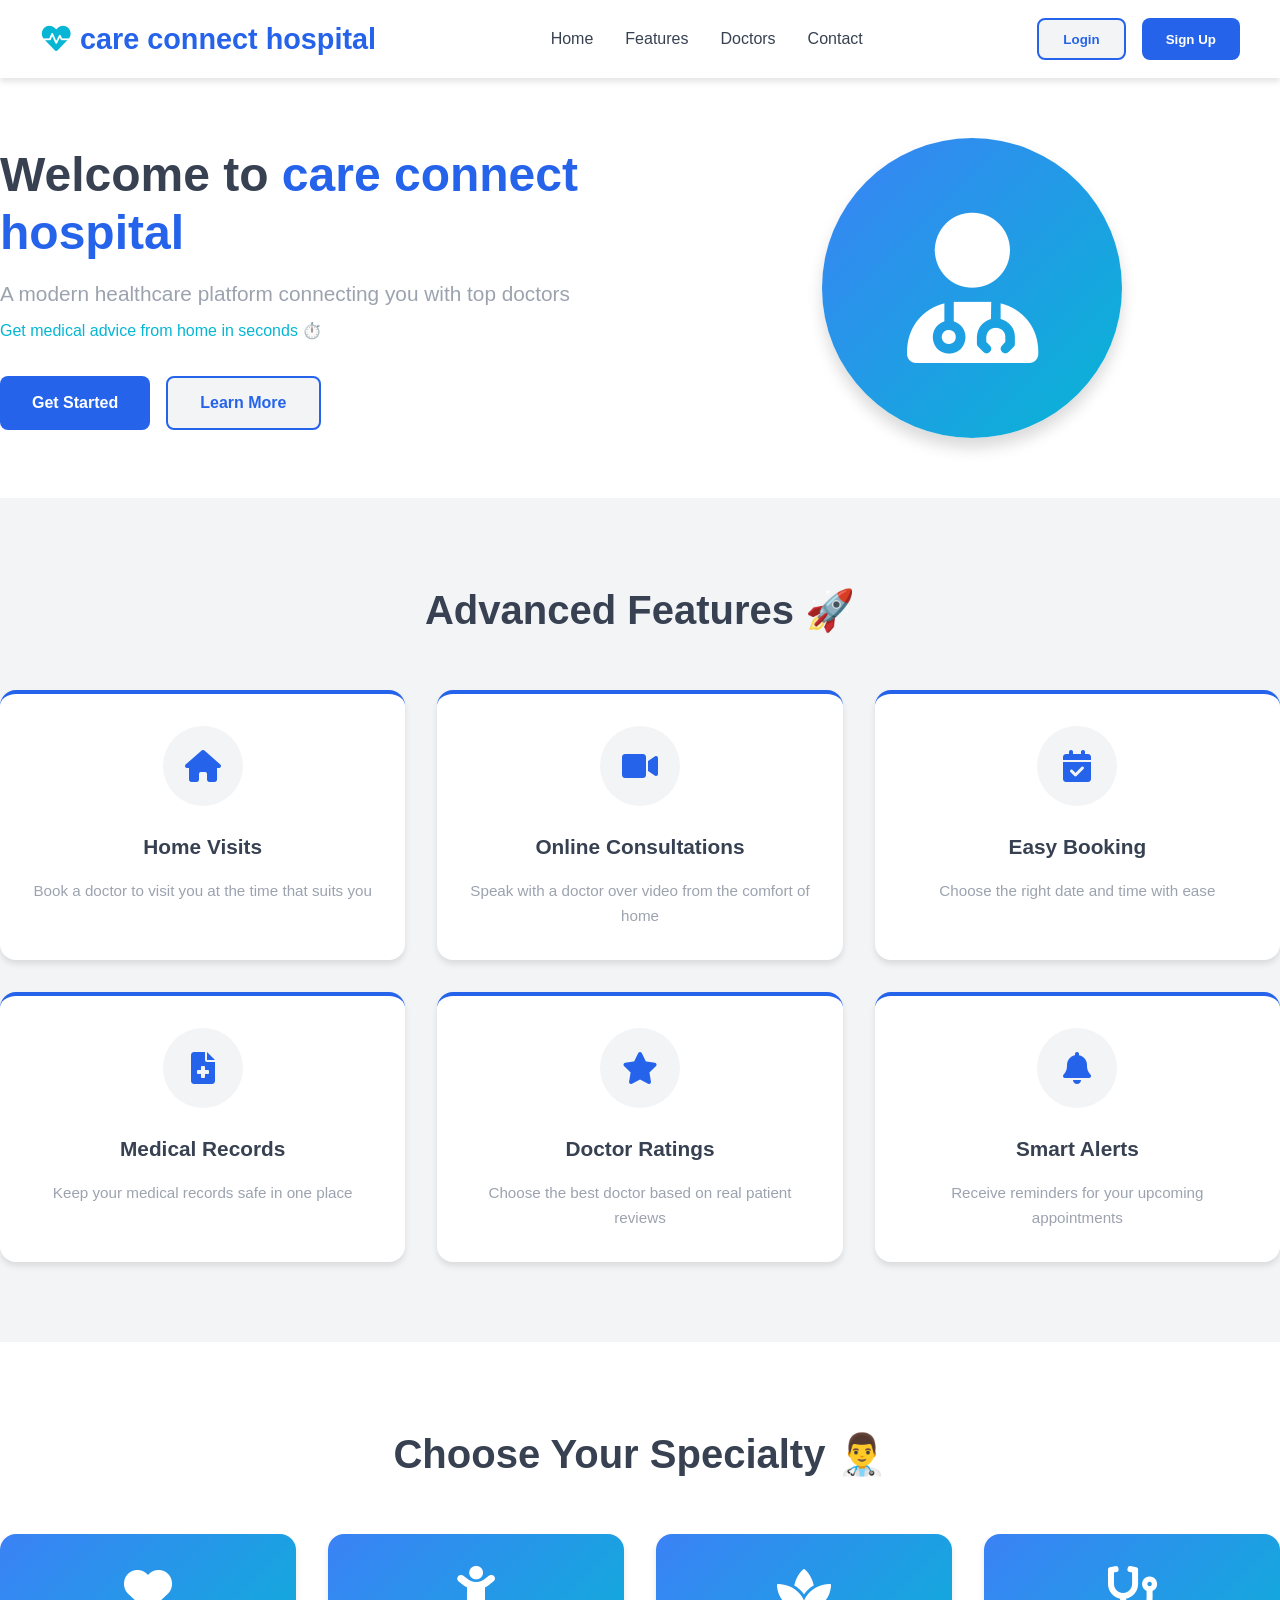
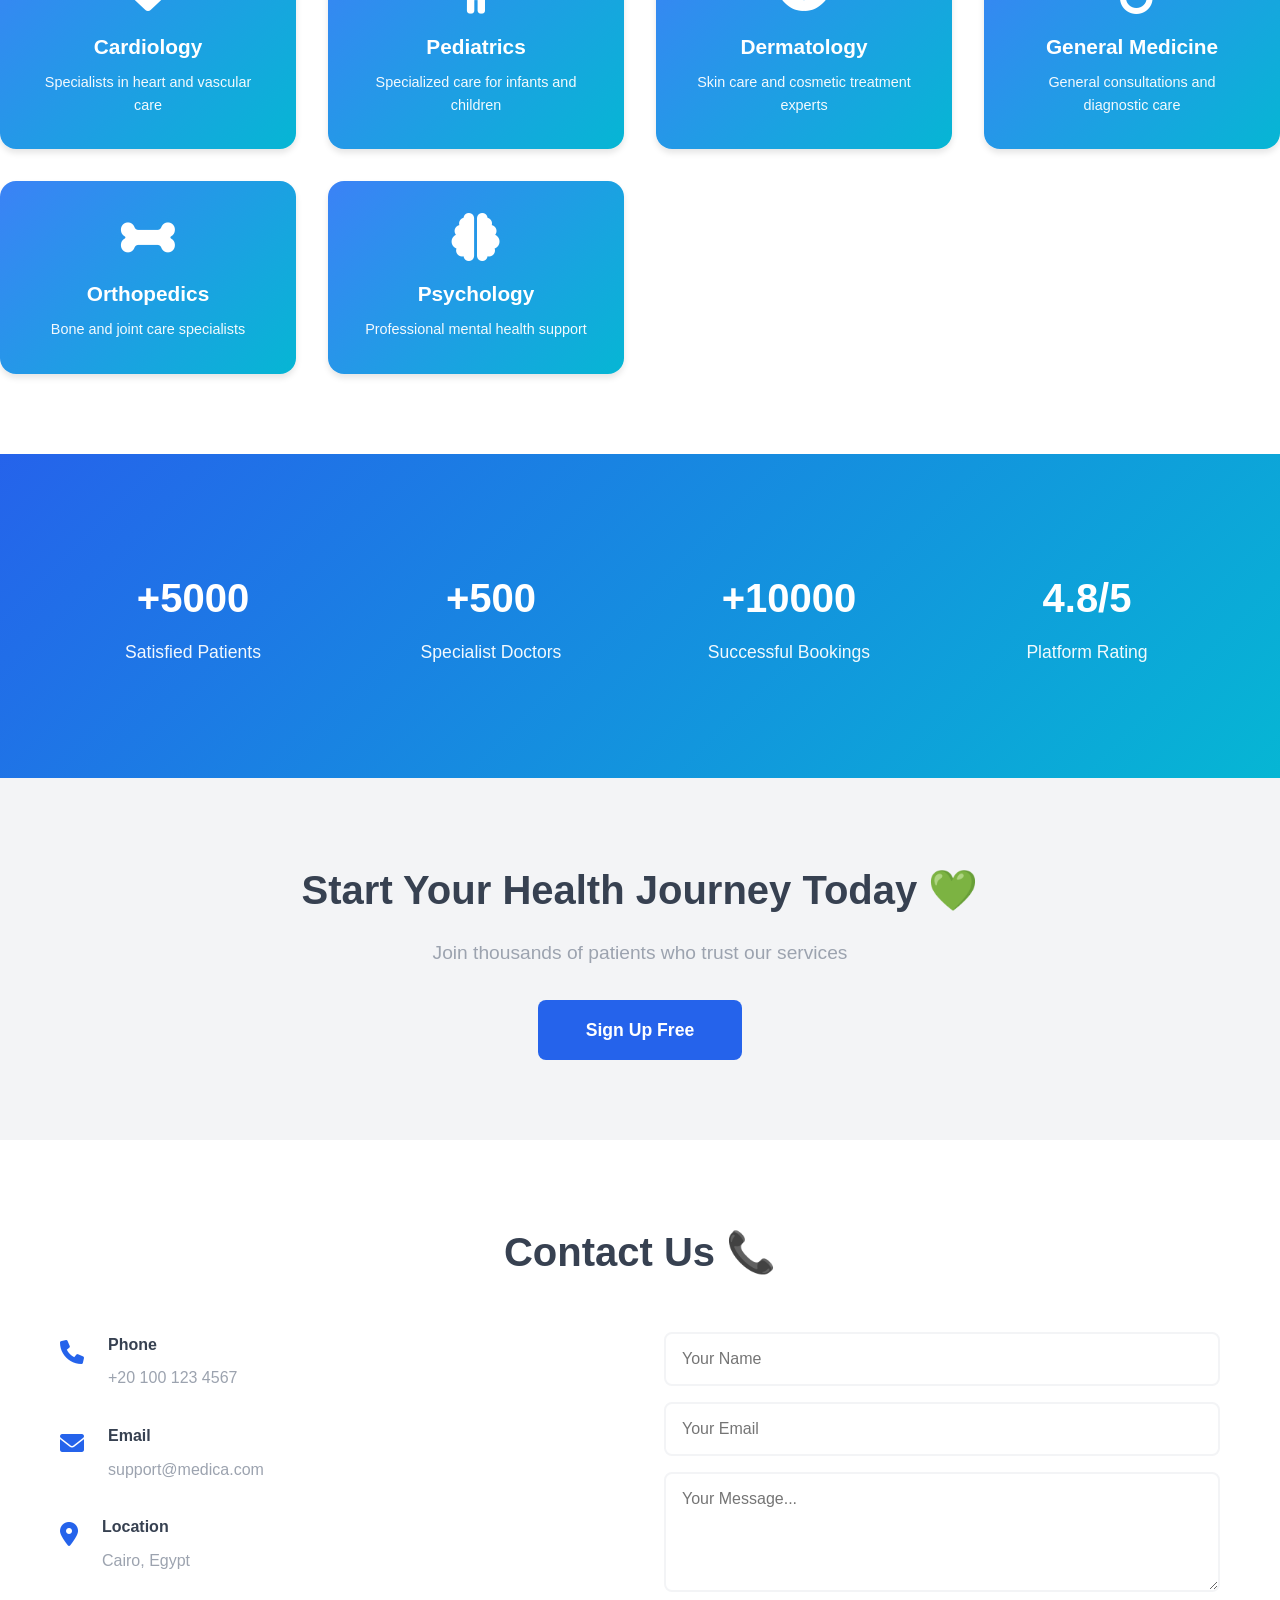
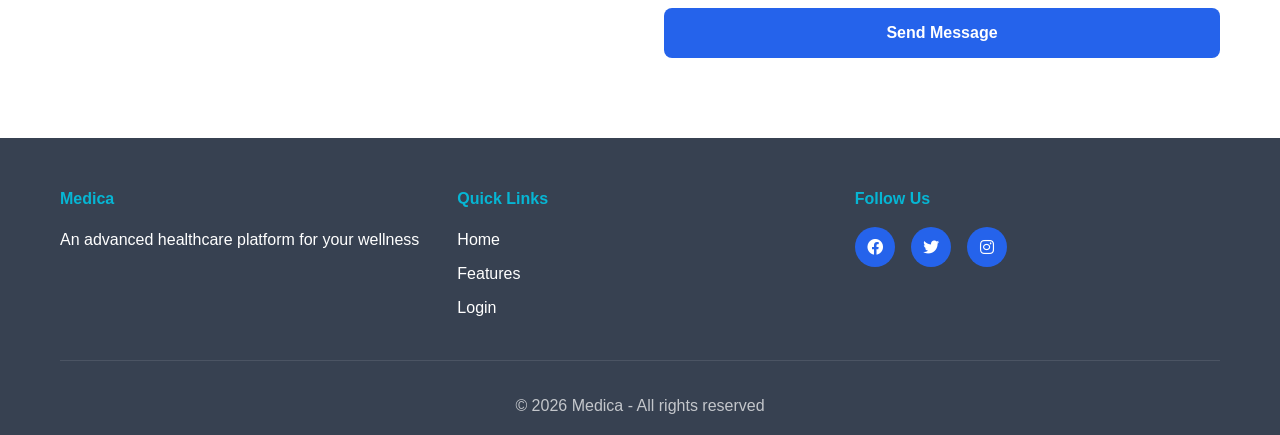
<file: index.html>
<!DOCTYPE html>
<html lang="en" dir="ltr">
<head>
    <meta charset="UTF-8">
    <meta name="viewport" content="width=device-width, initial-scale=1.0">
    <title>Medica - Advanced Healthcare Platform</title>
    <link rel="stylesheet" href="style.css">
    <link rel="stylesheet" href="https://cdnjs.cloudflare.com/ajax/libs/font-awesome/6.0.0/css/all.min.css">
</head>
<body>
    <!-- Navigation Bar -->
    <nav class="navbar">
        <div class="container navbar-container">
            <div class="logo">
                <i class="fas fa-heartbeat"></i> care connect hospital
            </div>
            <ul class="nav-links">
                <li><a href="#home">Home</a></li>
                <li><a href="#features">Features</a></li>
                <li><a href="#doctors">Doctors</a></li>
                <li><a href="#contact">Contact</a></li>
            </ul>
            <div class="nav-buttons">
                <button class="btn-login" onclick="window.location.href='login.html'">Login</button>
                <button class="btn-signup" onclick="window.location.href='signup.html'">Sign Up</button>
            </div>
            <div class="menu-toggle">
                <span></span>
                <span></span>
                <span></span>
            </div>
        </div>
    </nav>

    <!-- Hero Section -->
    <section class="hero" id="home">
        <div class="hero-content">
            <h1>Welcome to <span class="accent">care connect hospital</span></h1>
            <p>A modern healthcare platform connecting you with top doctors</p>
            <p class="subtitle">Get medical advice from home in seconds ⏱️</p>
            <div class="hero-buttons">
                <button class="btn-primary" onclick="window.location.href='signup.html'">Get Started</button>
                <button class="btn-secondary" onclick="scrollToSection('features')">Learn More</button>
            </div>
        </div>
        <div class="hero-image">
            <div class="doctor-illustration">
                <i class="fas fa-user-md"></i>
            </div>
        </div>
    </section>

    <!-- Features Section -->
    <section class="features" id="features">
        <h2>Advanced Features 🚀</h2>
        <div class="features-grid">
            <div class="feature-card">
                <div class="feature-icon">
                    <i class="fas fa-home"></i>
                </div>
                <h3>Home Visits</h3>
                <p>Book a doctor to visit you at the time that suits you</p>
            </div>

            <div class="feature-card">
                <div class="feature-icon">
                    <i class="fas fa-video"></i>
                </div>
                <h3>Online Consultations</h3>
                <p>Speak with a doctor over video from the comfort of home</p>
            </div>

            <div class="feature-card">
                <div class="feature-icon">
                    <i class="fas fa-calendar-check"></i>
                </div>
                <h3>Easy Booking</h3>
                <p>Choose the right date and time with ease</p>
            </div>

            <div class="feature-card">
                <div class="feature-icon">
                    <i class="fas fa-file-medical"></i>
                </div>
                <h3>Medical Records</h3>
                <p>Keep your medical records safe in one place</p>
            </div>

            <div class="feature-card">
                <div class="feature-icon">
                    <i class="fas fa-star"></i>
                </div>
                <h3>Doctor Ratings</h3>
                <p>Choose the best doctor based on real patient reviews</p>
            </div>

            <div class="feature-card">
                <div class="feature-icon">
                    <i class="fas fa-bell"></i>
                </div>
                <h3>Smart Alerts</h3>
                <p>Receive reminders for your upcoming appointments</p>
            </div>
        </div>
    </section>

    <!-- Doctors Section -->
    <section class="doctors" id="doctors">
        <h2>Choose Your Specialty 👨‍⚕️</h2>
        <div class="specialties-grid">
            <div class="specialty-card" onclick="window.location.href='doctors.html?specialty=cardiology'">
                <i class="fas fa-heart"></i>
                <h3>Cardiology</h3>
                <p>Specialists in heart and vascular care</p>
            </div>

            <div class="specialty-card" onclick="window.location.href='doctors.html?specialty=pediatrics'">
                <i class="fas fa-child"></i>
                <h3>Pediatrics</h3>
                <p>Specialized care for infants and children</p>
            </div>

            <div class="specialty-card" onclick="window.location.href='doctors.html?specialty=dermatology'">
                <i class="fas fa-spa"></i>
                <h3>Dermatology</h3>
                <p>Skin care and cosmetic treatment experts</p>
            </div>

            <div class="specialty-card" onclick="window.location.href='doctors.html?specialty=general'">
                <i class="fas fa-stethoscope"></i>
                <h3>General Medicine</h3>
                <p>General consultations and diagnostic care</p>
            </div>

            <div class="specialty-card" onclick="window.location.href='doctors.html?specialty=orthopedic'">
                <i class="fas fa-bone"></i>
                <h3>Orthopedics</h3>
                <p>Bone and joint care specialists</p>
            </div>

            <div class="specialty-card" onclick="window.location.href='doctors.html?specialty=psychology'">
                <i class="fas fa-brain"></i>
                <h3>Psychology</h3>
                <p>Professional mental health support</p>
            </div>
        </div>
    </section>

    <!-- Stats Section -->
    <section class="stats">
        <div class="container stats-grid">
            <div class="stat-card">
                <h3>+5000</h3>
                <p>Satisfied Patients</p>
            </div>
            <div class="stat-card">
                <h3>+500</h3>
                <p>Specialist Doctors</p>
            </div>
            <div class="stat-card">
                <h3>+10000</h3>
                <p>Successful Bookings</p>
            </div>
            <div class="stat-card">
                <h3>4.8/5</h3>
                <p>Platform Rating</p>
            </div>
        </div>
    </section>

    <!-- CTA Section -->
    <section class="cta">
        <h2>Start Your Health Journey Today 💚</h2>
        <p>Join thousands of patients who trust our services</p>
        <button class="btn-large" onclick="window.location.href='signup.html'">Sign Up Free</button>
    </section>

    <!-- Contact Section -->
    <section class="contact" id="contact">
        <div class="container">
            <h2>Contact Us 📞</h2>
            <div class="contact-content">
                <div class="contact-info">
                    <div class="info-item">
                        <i class="fas fa-phone"></i>
                        <div>
                            <h4>Phone</h4>
                            <p>+20 100 123 4567</p>
                        </div>
                    </div>
                    <div class="info-item">
                        <i class="fas fa-envelope"></i>
                        <div>
                            <h4>Email</h4>
                            <p>support@medica.com</p>
                        </div>
                    </div>
                    <div class="info-item">
                        <i class="fas fa-map-marker-alt"></i>
                        <div>
                            <h4>Location</h4>
                            <p>Cairo, Egypt</p>
                        </div>
                    </div>
                </div>
                <form class="contact-form">
                    <input type="text" placeholder="Your Name" required>
                    <input type="email" placeholder="Your Email" required>
                    <textarea placeholder="Your Message..." required></textarea>
                    <button type="submit" class="btn-primary">Send Message</button>
                </form>
            </div>
        </div>
    </section>

    <!-- Footer -->
    <footer class="footer">
        <div class="container">
            <div class="footer-content">
                <div class="footer-section">
                    <h4>Medica</h4>
                    <p>An advanced healthcare platform for your wellness</p>
                </div>
                <div class="footer-section">
                    <h4>Quick Links</h4>
                    <ul>
                        <li><a href="#home">Home</a></li>
                        <li><a href="#features">Features</a></li>
                        <li><a href="login.html">Login</a></li>
                    </ul>
                </div>
                <div class="footer-section">
                    <h4>Follow Us</h4>
                    <div class="social-links">
                        <a href="#"><i class="fab fa-facebook"></i></a>
                        <a href="#"><i class="fab fa-twitter"></i></a>
                        <a href="#"><i class="fab fa-instagram"></i></a>
                    </div>
                </div>
            </div>
            <div class="footer-bottom">
                <p>&copy; 2026 Medica - All rights reserved</p>
            </div>
        </div>
    </footer>

    <script src="script.js"></script>
</body>
</html>
</file>
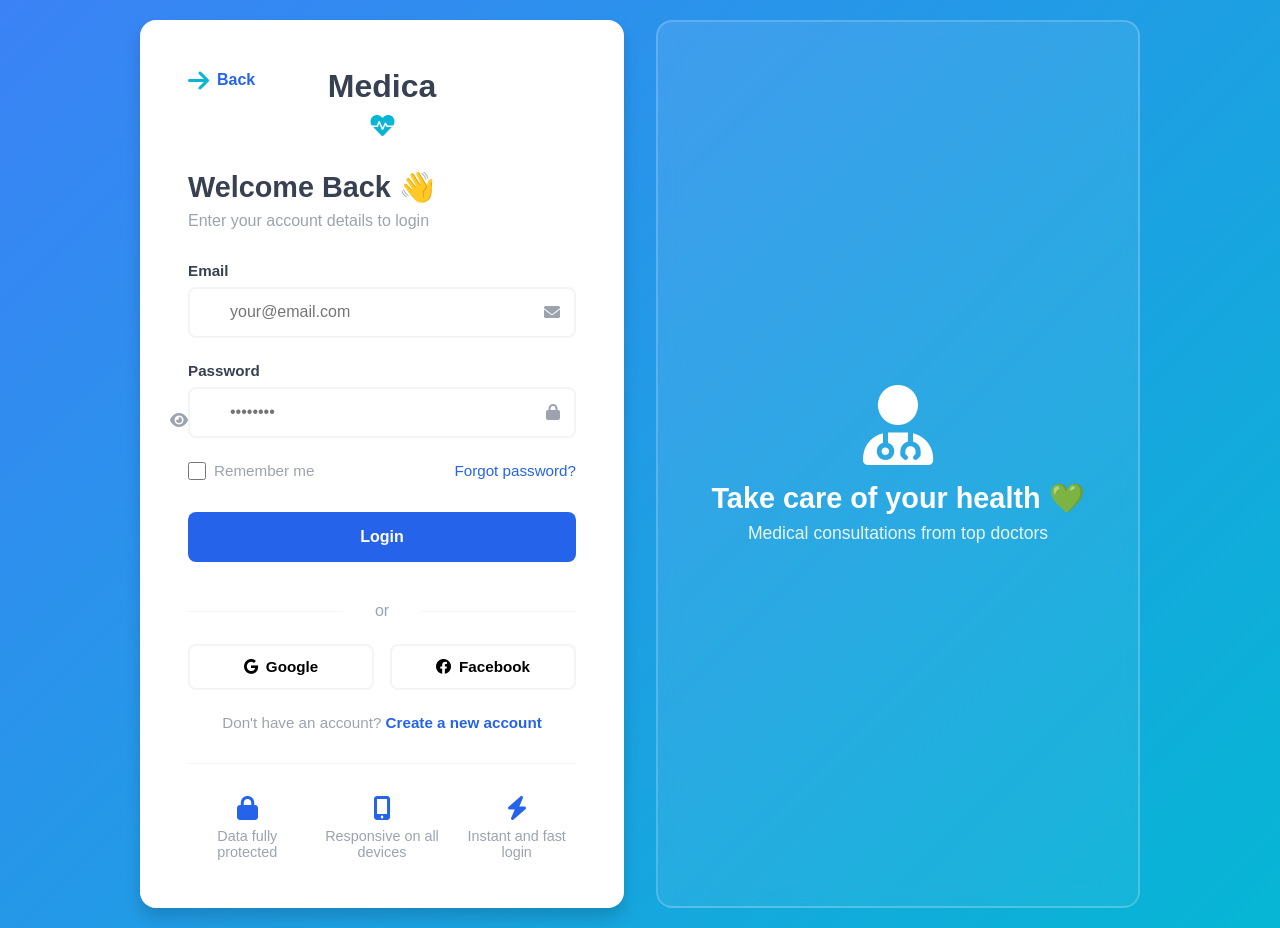
<file: login.html>
<!DOCTYPE html>
<html lang="en" dir="ltr">
<head>
    <meta charset="UTF-8">
    <meta name="viewport" content="width=device-width, initial-scale=1.0">
    <title>Login - Medica</title>
    <link rel="stylesheet" href="auth-style.css">
    <link rel="stylesheet" href="https://cdnjs.cloudflare.com/ajax/libs/font-awesome/6.0.0/css/all.min.css">
</head>
<body>
    <div class="auth-container">
        <div class="auth-card">
            <div class="auth-header">
                <a href="index.html" class="back-link">
                    <i class="fas fa-arrow-right"></i> Back
                </a>
                <h1>Medica</h1>
                <i class="fas fa-heartbeat"></i>
            </div>

            <form class="auth-form" id="loginForm">
                <h2>Welcome Back 👋</h2>
                <p>Enter your account details to login</p>

                <div class="form-group">
                    <label for="email">Email</label>
                    <div class="input-wrapper">
                        <i class="fas fa-envelope"></i>
                        <input 
                            type="email" 
                            id="email" 
                            placeholder="your@email.com" 
                            required
                        >
                    </div>
                </div>

                <div class="form-group">
                    <label for="password">Password</label>
                    <div class="input-wrapper">
                        <i class="fas fa-lock"></i>
                        <input 
                            type="password" 
                            id="password" 
                            placeholder="••••••••" 
                            required
                        >
                        <span class="toggle-password" onclick="togglePassword()">
                            <i class="fas fa-eye"></i>
                        </span>
                    </div>
                </div>

                <div class="form-options">
                    <label class="remember-me">
                        <input type="checkbox">
                        <span>Remember me</span>
                    </label>
                    <a href="#" class="forgot-password">Forgot password?</a>
                </div>

                <button type="submit" class="btn-login-submit">Login</button>

                <div class="divider">or</div>

                <div class="social-login">
                    <button type="button" class="social-btn google">
                        <i class="fab fa-google"></i> Google
                    </button>
                    <button type="button" class="social-btn facebook">
                        <i class="fab fa-facebook"></i> Facebook
                    </button>
                </div>

                <div class="auth-footer">
                    <p>Don&#39;t have an account? 
                        <a href="signup.html">Create a new account</a>
                    </p>
                </div>
            </form>

            <div class="auth-features">
                <div class="feature">
                    <i class="fas fa-lock"></i>
                    <p>Data fully protected</p>
                </div>
                <div class="feature">
                    <i class="fas fa-mobile-alt"></i>
                    <p>Responsive on all devices</p>
                </div>
                <div class="feature">
                    <i class="fas fa-bolt"></i>
                    <p>Instant and fast login</p>
                </div>
            </div>
        </div>

        <div class="auth-illustration">
            <div class="illustration-content">
                <i class="fas fa-user-md"></i>
                <h3>Take care of your health 💚</h3>
                <p>Medical consultations from top doctors</p>
            </div>
        </div>
    </div>

    <script src="auth-script.js"></script>
</body>
</html>
</file>
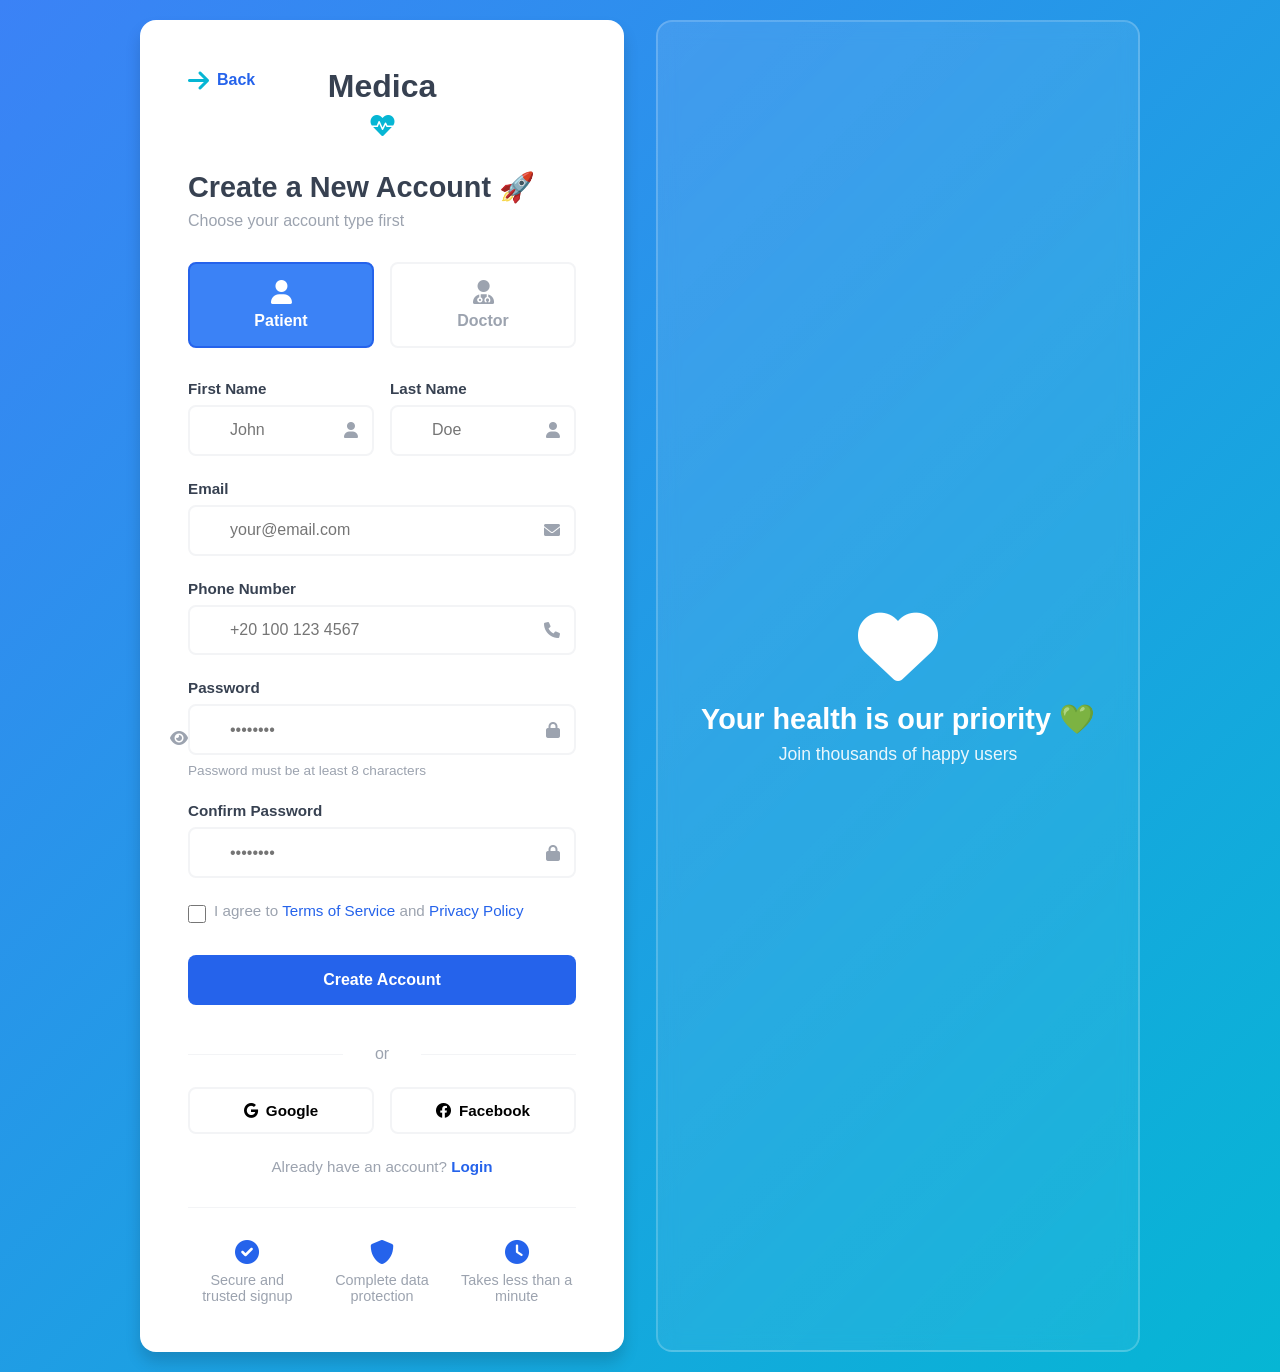
<file: signup.html>
<!DOCTYPE html>
<html lang="en" dir="ltr">
<head>
    <meta charset="UTF-8">
    <meta name="viewport" content="width=device-width, initial-scale=1.0">
    <title>Sign Up - Medica</title>
    <link rel="stylesheet" href="auth-style.css">
    <link rel="stylesheet" href="https://cdnjs.cloudflare.com/ajax/libs/font-awesome/6.0.0/css/all.min.css">
</head>
<body>
    <div class="auth-container">
        <div class="auth-card">
            <div class="auth-header">
                <a href="index.html" class="back-link">
                    <i class="fas fa-arrow-right"></i> Back
                </a>
                <h1>Medica</h1>
                <i class="fas fa-heartbeat"></i>
            </div>

            <form class="auth-form" id="signupForm">
                <h2>Create a New Account 🚀</h2>
                <p>Choose your account type first</p>

                <div class="role-selector">
                    <label class="role-option">
                        <input type="radio" name="role" value="patient" checked>
                        <span class="role-label">
                            <i class="fas fa-user"></i> Patient
                        </span>
                    </label>
                    <label class="role-option">
                        <input type="radio" name="role" value="doctor">
                        <span class="role-label">
                            <i class="fas fa-user-md"></i> Doctor
                        </span>
                    </label>
                </div>

                <div class="form-row">
                    <div class="form-group">
                        <label for="firstName">First Name</label>
                        <div class="input-wrapper">
                            <i class="fas fa-user"></i>
                            <input 
                                type="text" 
                                id="firstName" 
                                placeholder="John" 
                                required
                            >
                        </div>
                    </div>
                    <div class="form-group">
                        <label for="lastName">Last Name</label>
                        <div class="input-wrapper">
                            <i class="fas fa-user"></i>
                            <input 
                                type="text" 
                                id="lastName" 
                                placeholder="Doe" 
                                required
                            >
                        </div>
                    </div>
                </div>

                <div class="form-group">
                    <label for="signupEmail">Email</label>
                    <div class="input-wrapper">
                        <i class="fas fa-envelope"></i>
                        <input 
                            type="email" 
                            id="signupEmail" 
                            placeholder="your@email.com" 
                            required
                        >
                    </div>
                </div>

                <div class="form-group">
                    <label for="phone">Phone Number</label>
                    <div class="input-wrapper">
                        <i class="fas fa-phone"></i>
                        <input 
                            type="tel" 
                            id="phone" 
                            placeholder="+20 100 123 4567" 
                            required
                        >
                    </div>
                </div>

                <div class="form-group">
                    <label for="signupPassword">Password</label>
                    <div class="input-wrapper">
                        <i class="fas fa-lock"></i>
                        <input 
                            type="password" 
                            id="signupPassword" 
                            placeholder="••••••••" 
                            required
                        >
                        <span class="toggle-password" onclick="toggleSignupPassword()">
                            <i class="fas fa-eye"></i>
                        </span>
                    </div>
                    <small class="password-hint">Password must be at least 8 characters</small>
                </div>

                <div class="form-group">
                    <label for="confirmPassword">Confirm Password</label>
                    <div class="input-wrapper">
                        <i class="fas fa-lock"></i>
                        <input 
                            type="password" 
                            id="confirmPassword" 
                            placeholder="••••••••" 
                            required
                        >
                    </div>
                </div>

                <label class="terms-checkbox">
                    <input type="checkbox" required>
                    <span>I agree to 
                        <a href="#">Terms of Service</a> and
                        <a href="#">Privacy Policy</a>
                    </span>
                </label>

                <button type="submit" class="btn-login-submit">Create Account</button>

                <div class="divider">or</div>

                <div class="social-login">
                    <button type="button" class="social-btn google">
                        <i class="fab fa-google"></i> Google
                    </button>
                    <button type="button" class="social-btn facebook">
                        <i class="fab fa-facebook"></i> Facebook
                    </button>
                </div>

                <div class="auth-footer">
                    <p>Already have an account? 
                        <a href="login.html">Login</a>
                    </p>
                </div>
            </form>

            <div class="auth-features">
                <div class="feature">
                    <i class="fas fa-check-circle"></i>
                    <p>Secure and trusted signup</p>
                </div>
                <div class="feature">
                    <i class="fas fa-shield-alt"></i>
                    <p>Complete data protection</p>
                </div>
                <div class="feature">
                    <i class="fas fa-clock"></i>
                    <p>Takes less than a minute</p>
                </div>
            </div>
        </div>

        <div class="auth-illustration">
            <div class="illustration-content">
                <i class="fas fa-heart"></i>
                <h3>Your health is our priority 💚</h3>
                <p>Join thousands of happy users</p>
            </div>
        </div>
    </div>

    <script src="auth-script.js"></script>
</body>
</html>
</file>
<file: style.css>
* {
    margin: 0;
    padding: 0;
    box-sizing: border-box;
}

:root {
    --primary-blue: #2563eb;
    --light-blue: #3b82f6;
    --dark-blue: #1e40af;
    --accent-color: #06b6d4;
    --white: #ffffff;
    --light-gray: #f3f4f6;
    --gray: #9ca3af;
    --dark-gray: #374151;
    --success: #10b981;
    --shadow: 0 4px 6px rgba(0, 0, 0, 0.1);
    --shadow-lg: 0 10px 15px rgba(0, 0, 0, 0.15);
}

html {
    scroll-behavior: smooth;
}

body {
    font-family: 'Segoe UI', Tahoma, Geneva, Verdana, sans-serif;
    background-color: var(--white);
    color: var(--dark-gray);
    line-height: 1.6;
}

.container {
    max-width: 1200px;
    margin: 0 auto;
    padding: 0 20px;
}

/* Navigation Bar */
.navbar {
    background-color: var(--white);
    box-shadow: var(--shadow);
    position: sticky;
    top: 0;
    z-index: 100;
}

.navbar-container {
    display: flex;
    justify-content: space-between;
    align-items: center;
    padding: 1rem 0;
}

.logo {
    font-size: 1.8rem;
    font-weight: bold;
    color: var(--primary-blue);
    display: flex;
    align-items: center;
    gap: 0.5rem;
}

.logo i {
    color: var(--accent-color);
}

.nav-links {
    display: flex;
    list-style: none;
    gap: 2rem;
    flex: 1;
    justify-content: center;
}

.nav-links a {
    text-decoration: none;
    color: var(--dark-gray);
    font-weight: 500;
    transition: color 0.3s ease;
}

.nav-links a:hover {
    color: var(--primary-blue);
}

.nav-buttons {
    display: flex;
    gap: 1rem;
}

.btn-login, .btn-signup {
    padding: 0.7rem 1.5rem;
    border: none;
    border-radius: 0.5rem;
    cursor: pointer;
    font-weight: 600;
    transition: all 0.3s ease;
}

.btn-login {
    background-color: var(--light-gray);
    color: var(--primary-blue);
    border: 2px solid var(--primary-blue);
}

.btn-login:hover {
    background-color: var(--primary-blue);
    color: var(--white);
}

.btn-signup {
    background-color: var(--primary-blue);
    color: var(--white);
}

.btn-signup:hover {
    background-color: var(--dark-blue);
    transform: translateY(-2px);
}

.menu-toggle {
    display: none;
    flex-direction: column;
    cursor: pointer;
}

.menu-toggle span {
    width: 25px;
    height: 3px;
    background-color: var(--primary-blue);
    margin: 5px 0;
    transition: 0.3s;
}

/* Hero Section */
.hero {
    display: grid;
    grid-template-columns: 1fr 1fr;
    align-items: center;
    padding: 60px 0;
    gap: 3rem;
}

.hero-content h1 {
    font-size: 3rem;
    color: var(--dark-gray);
    margin-bottom: 1rem;
    line-height: 1.2;
}

.hero-content .accent {
    color: var(--primary-blue);
}

.hero-content > p:nth-of-type(1) {
    font-size: 1.3rem;
    color: var(--gray);
    margin-bottom: 0.5rem;
}

.hero-content .subtitle {
    font-size: 1rem;
    color: var(--accent-color);
    margin-bottom: 2rem;
}

.hero-buttons {
    display: flex;
    gap: 1rem;
}

.btn-primary, .btn-secondary {
    padding: 1rem 2rem;
    border: none;
    border-radius: 0.5rem;
    font-size: 1rem;
    font-weight: 600;
    cursor: pointer;
    transition: all 0.3s ease;
}

.btn-primary {
    background-color: var(--primary-blue);
    color: var(--white);
}

.btn-primary:hover {
    background-color: var(--dark-blue);
    transform: translateY(-3px);
    box-shadow: var(--shadow-lg);
}

.btn-secondary {
    background-color: var(--light-gray);
    color: var(--primary-blue);
    border: 2px solid var(--primary-blue);
}

.btn-secondary:hover {
    background-color: var(--primary-blue);
    color: var(--white);
}

.hero-image {
    display: flex;
    justify-content: center;
    align-items: center;
}

.doctor-illustration {
    width: 300px;
    height: 300px;
    background: linear-gradient(135deg, var(--light-blue), var(--accent-color));
    border-radius: 50%;
    display: flex;
    justify-content: center;
    align-items: center;
    font-size: 150px;
    color: var(--white);
    box-shadow: var(--shadow-lg);
    animation: float 3s ease-in-out infinite;
}

@keyframes float {
    0%, 100% {
        transform: translateY(0px);
    }
    50% {
        transform: translateY(-20px);
    }
}

/* Features Section */
.features {
    padding: 80px 0;
    background-color: var(--light-gray);
}

.features h2,
.doctors h2,
.stats h2 {
    text-align: center;
    font-size: 2.5rem;
    color: var(--dark-gray);
    margin-bottom: 3rem;
}

.features-grid {
    display: grid;
    grid-template-columns: repeat(auto-fit, minmax(300px, 1fr));
    gap: 2rem;
}

.feature-card {
    background-color: var(--white);
    padding: 2rem;
    border-radius: 1rem;
    text-align: center;
    box-shadow: var(--shadow);
    transition: all 0.3s ease;
    border-top: 4px solid var(--primary-blue);
}

.feature-card:hover {
    transform: translateY(-10px);
    box-shadow: var(--shadow-lg);
}

.feature-icon {
    width: 80px;
    height: 80px;
    margin: 0 auto 1.5rem;
    background-color: var(--light-gray);
    border-radius: 50%;
    display: flex;
    justify-content: center;
    align-items: center;
    font-size: 2rem;
    color: var(--primary-blue);
}

.feature-card h3 {
    font-size: 1.3rem;
    color: var(--dark-gray);
    margin-bottom: 1rem;
}

.feature-card p {
    color: var(--gray);
    font-size: 0.95rem;
}

/* Doctors Section */
.doctors {
    padding: 80px 0;
}

.specialties-grid {
    display: grid;
    grid-template-columns: repeat(auto-fit, minmax(250px, 1fr));
    gap: 2rem;
}

.specialty-card {
    background: linear-gradient(135deg, var(--light-blue), var(--accent-color));
    color: var(--white);
    padding: 2rem;
    border-radius: 1rem;
    text-align: center;
    cursor: pointer;
    transition: all 0.3s ease;
    box-shadow: var(--shadow);
}

.specialty-card:hover {
    transform: scale(1.05) translateY(-10px);
    box-shadow: var(--shadow-lg);
}

.specialty-card i {
    font-size: 3rem;
    margin-bottom: 1rem;
    display: block;
}

.specialty-card h3 {
    font-size: 1.3rem;
    margin-bottom: 0.5rem;
}

.specialty-card p {
    font-size: 0.9rem;
    opacity: 0.95;
}

/* Stats Section */
.stats {
    padding: 80px 0;
    background: linear-gradient(135deg, var(--primary-blue), var(--accent-color));
    color: var(--white);
}

.stats-grid {
    display: grid;
    grid-template-columns: repeat(auto-fit, minmax(200px, 1fr));
    gap: 2rem;
}

.stat-card {
    text-align: center;
    padding: 2rem;
}

.stat-card h3 {
    font-size: 2.5rem;
    margin-bottom: 0.5rem;
    font-weight: bold;
}

.stat-card p {
    font-size: 1.1rem;
    opacity: 0.95;
}

/* CTA Section */
.cta {
    padding: 80px 0;
    background-color: var(--light-gray);
    text-align: center;
}

.cta h2 {
    font-size: 2.5rem;
    color: var(--dark-gray);
    margin-bottom: 1rem;
}

.cta p {
    font-size: 1.2rem;
    color: var(--gray);
    margin-bottom: 2rem;
}

.btn-large {
    padding: 1.2rem 3rem;
    background-color: var(--primary-blue);
    color: var(--white);
    border: none;
    border-radius: 0.5rem;
    font-size: 1.1rem;
    font-weight: 600;
    cursor: pointer;
    transition: all 0.3s ease;
}

.btn-large:hover {
    background-color: var(--dark-blue);
    transform: translateY(-3px);
    box-shadow: var(--shadow-lg);
}

/* Contact Section */
.contact {
    padding: 80px 0;
}

.contact h2 {
    text-align: center;
    font-size: 2.5rem;
    margin-bottom: 3rem;
}

.contact-content {
    display: grid;
    grid-template-columns: 1fr 1fr;
    gap: 3rem;
}

.contact-info {
    display: flex;
    flex-direction: column;
    gap: 2rem;
}

.info-item {
    display: flex;
    gap: 1.5rem;
    align-items: flex-start;
}

.info-item i {
    font-size: 1.5rem;
    color: var(--primary-blue);
    margin-top: 0.5rem;
}

.info-item h4 {
    color: var(--dark-gray);
    margin-bottom: 0.5rem;
}

.info-item p {
    color: var(--gray);
}

.contact-form {
    display: flex;
    flex-direction: column;
    gap: 1rem;
}

.contact-form input,
.contact-form textarea {
    padding: 1rem;
    border: 2px solid var(--light-gray);
    border-radius: 0.5rem;
    font-family: inherit;
    font-size: 1rem;
    transition: border-color 0.3s ease;
}

.contact-form input:focus,
.contact-form textarea:focus {
    outline: none;
    border-color: var(--primary-blue);
}

.contact-form textarea {
    resize: vertical;
    min-height: 120px;
}

/* Footer */
.footer {
    background-color: var(--dark-gray);
    color: var(--white);
    padding: 3rem 0 1rem;
}

.footer-content {
    display: grid;
    grid-template-columns: repeat(auto-fit, minmax(250px, 1fr));
    gap: 2rem;
    margin-bottom: 2rem;
}

.footer-section h4 {
    margin-bottom: 1rem;
    color: var(--accent-color);
}

.footer-section ul {
    list-style: none;
}

.footer-section ul li {
    margin-bottom: 0.5rem;
}

.footer-section a {
    color: var(--white);
    text-decoration: none;
    transition: color 0.3s ease;
}

.footer-section a:hover {
    color: var(--accent-color);
}

.social-links {
    display: flex;
    gap: 1rem;
}

.social-links a {
    display: inline-flex;
    justify-content: center;
    align-items: center;
    width: 40px;
    height: 40px;
    background-color: var(--primary-blue);
    border-radius: 50%;
    transition: all 0.3s ease;
}

.social-links a:hover {
    background-color: var(--accent-color);
    transform: translateY(-3px);
}

.footer-bottom {
    text-align: center;
    padding-top: 2rem;
    border-top: 1px solid rgba(255, 255, 255, 0.1);
    color: rgba(255, 255, 255, 0.7);
}

/* Responsive Design */
@media (max-width: 768px) {
    .hero {
        grid-template-columns: 1fr;
    }

    .hero-content h1 {
        font-size: 2rem;
    }

    .doctor-illustration {
        width: 200px;
        height: 200px;
        font-size: 100px;
    }

    .nav-links {
        gap: 1rem;
        font-size: 0.9rem;
    }

    .features h2,
    .doctors h2 {
        font-size: 2rem;
    }

    .features-grid,
    .specialties-grid {
        grid-template-columns: 1fr;
    }

    .hero-buttons {
        flex-direction: column;
    }

    .contact-content {
        grid-template-columns: 1fr;
    }

    .menu-toggle {
        display: flex;
    }

    .nav-links {
        position: absolute;
        top: 70px;
        left: 0;
        right: 0;
        background-color: var(--white);
        flex-direction: column;
        gap: 0;
        box-shadow: var(--shadow);
        display: none;
        padding: 1rem 0;
    }

    .nav-links.active {
        display: flex;
    }

    .nav-links a {
        padding: 1rem;
        border-bottom: 1px solid var(--light-gray);
    }

    .stats-grid {
        grid-template-columns: 1fr 1fr;
    }
}

@media (max-width: 480px) {
    .navbar-container {
        flex-wrap: wrap;
    }

    .nav-buttons {
        width: 100%;
        justify-content: space-between;
        margin-top: 1rem;
    }

    .hero-content h1 {
        font-size: 1.5rem;
    }

    .features h2,
    .doctors h2,
    .cta h2 {
        font-size: 1.5rem;
    }

    .stats-grid {
        grid-template-columns: 1fr;
    }

    .hero-buttons {
        flex-direction: column;
    }

    .btn-primary,
    .btn-secondary,
    .btn-login,
    .btn-signup {
        width: 100%;
    }
}
</file>
<file: auth-style.css>
/* Auth Pages Styling */

:root {
    --primary-blue: #2563eb;
    --light-blue: #3b82f6;
    --dark-blue: #1e40af;
    --accent-color: #06b6d4;
    --white: #ffffff;
    --light-gray: #f3f4f6;
    --gray: #9ca3af;
    --dark-gray: #374151;
    --success: #10b981;
    --error: #ef4444;
    --shadow: 0 4px 6px rgba(0, 0, 0, 0.1);
    --shadow-lg: 0 10px 15px rgba(0, 0, 0, 0.15);
}

* {
    margin: 0;
    padding: 0;
    box-sizing: border-box;
}

body {
    font-family: 'Segoe UI', Tahoma, Geneva, Verdana, sans-serif;
    background: linear-gradient(135deg, var(--light-blue), var(--accent-color));
    min-height: 100vh;
    display: flex;
    align-items: center;
    justify-content: center;
    padding: 20px;
}

.auth-container {
    display: grid;
    grid-template-columns: 1fr 1fr;
    gap: 2rem;
    max-width: 1000px;
    width: 100%;
}

/* Auth Card */
.auth-card {
    background-color: var(--white);
    border-radius: 1rem;
    padding: 3rem;
    box-shadow: var(--shadow-lg);
    animation: slideInRight 0.5s ease forwards;
}

@keyframes slideInRight {
    from {
        opacity: 0;
        transform: translateX(30px);
    }
    to {
        opacity: 1;
        transform: translateX(0);
    }
}

.auth-header {
    text-align: center;
    margin-bottom: 2rem;
    position: relative;
}

.back-link {
    position: absolute;
    left: 0;
    top: 0;
    color: var(--primary-blue);
    text-decoration: none;
    display: flex;
    align-items: center;
    gap: 0.5rem;
    transition: all 0.3s ease;
    font-weight: 600;
}

.back-link:hover {
    gap: 1rem;
    color: var(--dark-blue);
}

.auth-header h1 {
    font-size: 2rem;
    color: var(--dark-gray);
    margin-bottom: 0.5rem;
    display: flex;
    align-items: center;
    justify-content: center;
    gap: 0.5rem;
}

.auth-header i {
    font-size: 1.5rem;
    color: var(--accent-color);
}

/* Auth Form */
.auth-form h2 {
    font-size: 1.8rem;
    color: var(--dark-gray);
    margin-bottom: 0.5rem;
}

.auth-form > p {
    color: var(--gray);
    margin-bottom: 2rem;
}

/* Role Selector */
.role-selector {
    display: grid;
    grid-template-columns: 1fr 1fr;
    gap: 1rem;
    margin-bottom: 2rem;
}

.role-option {
    cursor: pointer;
}

.role-option input {
    display: none;
}

.role-label {
    display: block;
    padding: 1rem;
    text-align: center;
    border: 2px solid var(--light-gray);
    border-radius: 0.5rem;
    transition: all 0.3s ease;
    display: flex;
    flex-direction: column;
    align-items: center;
    gap: 0.5rem;
    color: var(--gray);
    font-weight: 600;
}

.role-option input:checked + .role-label {
    background-color: var(--light-blue);
    border-color: var(--primary-blue);
    color: var(--white);
}

.role-label i {
    font-size: 1.5rem;
}

/* Form Group */
.form-group {
    margin-bottom: 1.5rem;
}

.form-row {
    display: grid;
    grid-template-columns: 1fr 1fr;
    gap: 1rem;
}

.form-group label {
    display: block;
    margin-bottom: 0.5rem;
    color: var(--dark-gray);
    font-weight: 600;
    font-size: 0.95rem;
}

.input-wrapper {
    position: relative;
    display: flex;
    align-items: center;
}

.input-wrapper i {
    position: absolute;
    right: 1rem;
    color: var(--gray);
    font-size: 1rem;
}

.form-group input,
.form-group textarea {
    width: 100%;
    padding: 0.9rem 1rem 0.9rem 2.5rem;
    border: 2px solid var(--light-gray);
    border-radius: 0.5rem;
    font-family: inherit;
    font-size: 1rem;
    transition: all 0.3s ease;
}

.form-group input:focus,
.form-group textarea:focus {
    outline: none;
    border-color: var(--primary-blue);
    background-color: rgba(37, 99, 235, 0.02);
}

.toggle-password {
    position: absolute;
    left: 1rem;
    cursor: pointer;
    color: var(--gray);
    transition: color 0.3s ease;
}

.toggle-password:hover {
    color: var(--primary-blue);
}

.password-hint {
    display: block;
    margin-top: 0.5rem;
    font-size: 0.85rem;
    color: var(--gray);
}

/* Form Options */
.form-options {
    display: flex;
    justify-content: space-between;
    align-items: center;
    margin-bottom: 2rem;
    font-size: 0.95rem;
}

.remember-me {
    display: flex;
    align-items: center;
    gap: 0.5rem;
    cursor: pointer;
    color: var(--gray);
}

.remember-me input {
    cursor: pointer;
    width: 18px;
    height: 18px;
}

.forgot-password {
    color: var(--primary-blue);
    text-decoration: none;
    transition: color 0.3s ease;
}

.forgot-password:hover {
    color: var(--dark-blue);
    text-decoration: underline;
}

/* Terms Checkbox */
.terms-checkbox {
    display: flex;
    align-items: flex-start;
    gap: 0.5rem;
    margin-bottom: 2rem;
    font-size: 0.95rem;
    color: var(--gray);
    cursor: pointer;
}

.terms-checkbox input {
    margin-top: 3px;
    cursor: pointer;
    width: 18px;
    height: 18px;
}

.terms-checkbox a {
    color: var(--primary-blue);
    text-decoration: none;
}

.terms-checkbox a:hover {
    text-decoration: underline;
}

/* Submit Button */
.btn-login-submit {
    width: 100%;
    padding: 1rem;
    background-color: var(--primary-blue);
    color: var(--white);
    border: none;
    border-radius: 0.5rem;
    font-size: 1rem;
    font-weight: 600;
    cursor: pointer;
    transition: all 0.3s ease;
    margin-bottom: 1rem;
}

.btn-login-submit:hover {
    background-color: var(--dark-blue);
    transform: translateY(-2px);
    box-shadow: var(--shadow-lg);
}

.btn-login-submit:active {
    transform: translateY(0);
}

/* Divider */
.divider {
    text-align: center;
    color: var(--gray);
    margin: 1.5rem 0;
    position: relative;
}

.divider::before,
.divider::after {
    content: '';
    position: absolute;
    top: 50%;
    width: 40%;
    height: 1px;
    background-color: var(--light-gray);
}

.divider::before {
    right: 0;
}

.divider::after {
    left: 0;
}

/* Social Login */
.social-login {
    display: grid;
    grid-template-columns: 1fr 1fr;
    gap: 1rem;
    margin-bottom: 1.5rem;
}

.social-btn {
    padding: 0.8rem;
    border: 2px solid var(--light-gray);
    background-color: var(--white);
    border-radius: 0.5rem;
    cursor: pointer;
    font-size: 0.95rem;
    font-weight: 600;
    transition: all 0.3s ease;
    display: flex;
    align-items: center;
    justify-content: center;
    gap: 0.5rem;
}

.social-btn:hover {
    border-color: var(--primary-blue);
    background-color: var(--light-gray);
}

.social-btn.google:hover {
    color: #ea4335;
}

.social-btn.facebook:hover {
    color: #1877f2;
}

/* Auth Footer */
.auth-footer {
    text-align: center;
    margin-top: 1.5rem;
    font-size: 0.95rem;
    color: var(--gray);
}

.auth-footer a {
    color: var(--primary-blue);
    text-decoration: none;
    font-weight: 600;
}

.auth-footer a:hover {
    text-decoration: underline;
    color: var(--dark-blue);
}

/* Auth Features */
.auth-features {
    display: grid;
    grid-template-columns: repeat(3, 1fr);
    gap: 1rem;
    margin-top: 2rem;
    padding-top: 2rem;
    border-top: 1px solid var(--light-gray);
}

.feature {
    text-align: center;
}

.feature i {
    font-size: 1.5rem;
    color: var(--primary-blue);
    margin-bottom: 0.5rem;
    display: block;
}

.feature p {
    font-size: 0.9rem;
    color: var(--gray);
}

/* Auth Illustration */
.auth-illustration {
    background: linear-gradient(135deg, rgba(255, 255, 255, 0.1), rgba(255, 255, 255, 0.05));
    border-radius: 1rem;
    border: 2px solid rgba(255, 255, 255, 0.2);
    display: flex;
    align-items: center;
    justify-content: center;
    padding: 2rem;
    animation: slideInLeft 0.5s ease forwards;
    backdrop-filter: blur(10px);
}

@keyframes slideInLeft {
    from {
        opacity: 0;
        transform: translateX(-30px);
    }
    to {
        opacity: 1;
        transform: translateX(0);
    }
}

.illustration-content {
    text-align: center;
    color: var(--white);
}

.illustration-content i {
    font-size: 80px;
    margin-bottom: 1rem;
    display: block;
    animation: float 3s ease-in-out infinite;
}

.illustration-content h3 {
    font-size: 1.8rem;
    margin-bottom: 0.5rem;
}

.illustration-content p {
    font-size: 1.1rem;
    opacity: 0.9;
}

@keyframes float {
    0%, 100% {
        transform: translateY(0px);
    }
    50% {
        transform: translateY(-20px);
    }
}

/* Responsive Design */
@media (max-width: 768px) {
    .auth-container {
        grid-template-columns: 1fr;
    }

    .auth-card {
        padding: 2rem;
    }

    .auth-illustration {
        display: none;
    }

    .form-row {
        grid-template-columns: 1fr;
    }

    .role-selector {
        grid-template-columns: 1fr;
    }

    .auth-features {
        grid-template-columns: 1fr;
    }

    .social-login {
        grid-template-columns: 1fr;
    }

    .form-options {
        flex-direction: column;
        gap: 1rem;
        align-items: flex-start;
    }
}

@media (max-width: 480px) {
    .auth-card {
        padding: 1.5rem;
    }

    .auth-header h1 {
        font-size: 1.5rem;
    }

    .auth-form h2 {
        font-size: 1.3rem;
    }

    .back-link {
        position: static;
        margin-bottom: 1rem;
    }

    .input-wrapper i {
        font-size: 0.9rem;
    }

    .form-group input {
        padding: 0.8rem 1rem 0.8rem 2.2rem;
    }
}
</file>
